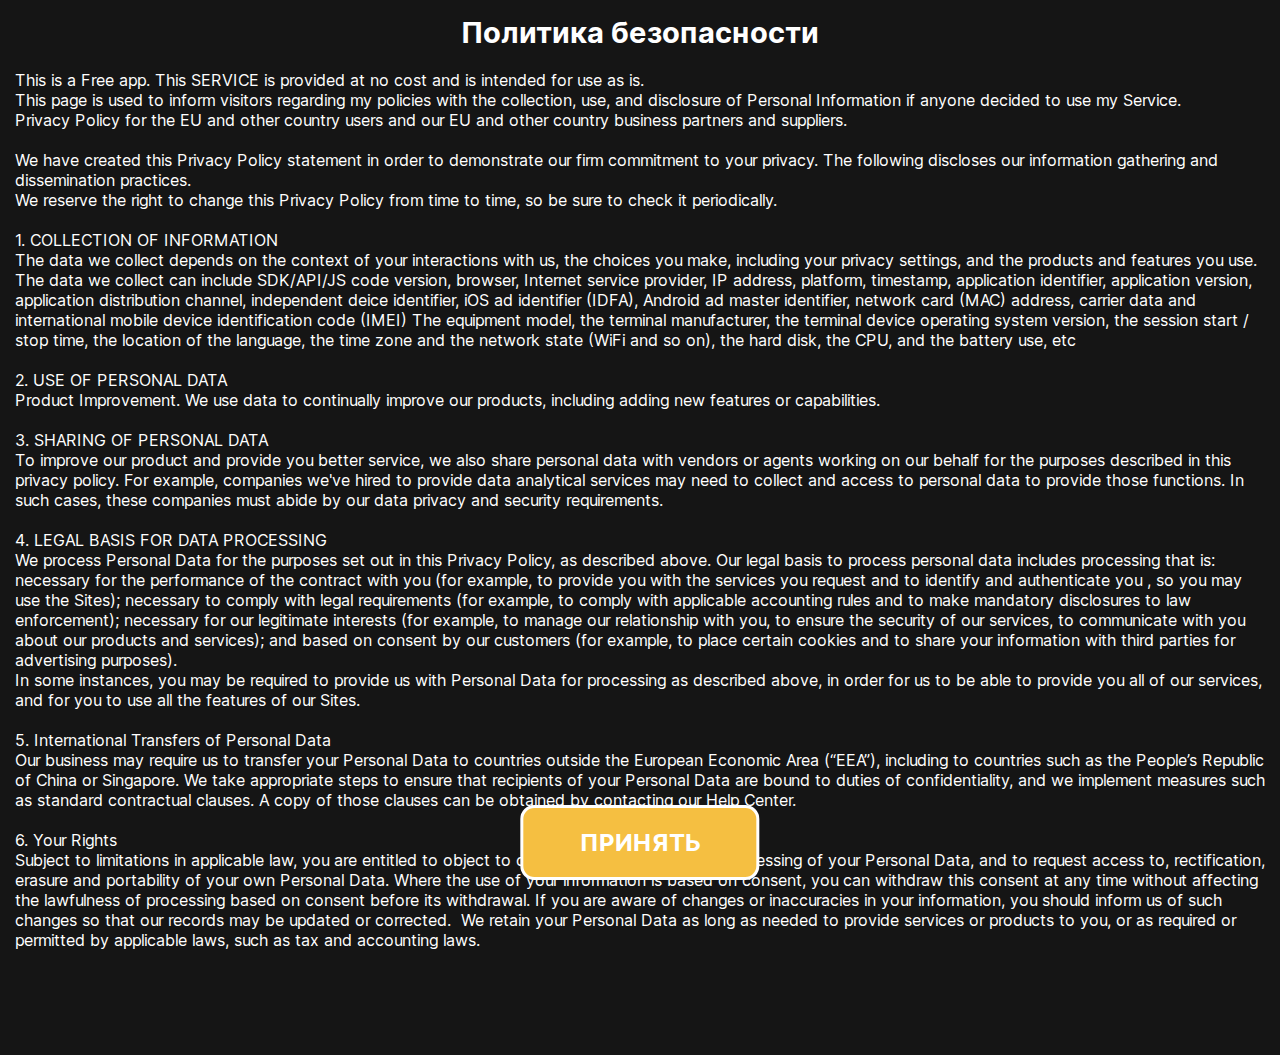
<file: index.html>
<!DOCTYPE html>
<html lang="en">
  <head>
    <meta charset="UTF-8" />
    <meta http-equiv="X-UA-Compatible" content="IE=edge" />
    <meta
      name="viewport"
      content="initial-scale=1.0, width=device-width, viewport-fit=cover" />
    <link rel="stylesheet" href="./styles/common_style.css" />
    <link rel="stylesheet" href="./styles/policy.css" />
    <title>App</title>
  </head>
  <body>
    <div class="wrapper">
      <div class="title">Политика безопасности</div>
      <div class="text">
        This is a Free app. This SERVICE is provided at no cost and is intended
        for use as is.
        <br />This page is used to inform visitors regarding my policies with
        the collection, use, and disclosure of Personal Information if anyone
        decided to use my Service. <br />Privacy Policy for the EU and other
        country users and our EU and other country business partners and
        suppliers.

        <br /><br />We have created this Privacy Policy statement in order to
        demonstrate our firm commitment to your privacy. The following discloses
        our information gathering and dissemination practices. <br />We reserve
        the right to change this Privacy Policy from time to time, so be sure to
        check it periodically.   <br /><br />1. COLLECTION OF INFORMATION
        <br />The data we collect depends on the context of your interactions
        with us, the choices you make, including your privacy settings, and the
        products and features you use. The data we collect can include
        SDK/API/JS code version, browser, Internet service provider, IP address,
        platform, timestamp, application identifier, application version,
        application distribution channel, independent deice identifier, iOS ad
        identifier (IDFA), Android ad master identifier, network card (MAC)
        address, carrier data and international mobile device identification
        code (IMEI) The equipment model, the terminal manufacturer, the terminal
        device operating system version, the session start / stop time, the
        location of the language, the time zone and the network state (WiFi and
        so on), the hard disk, the CPU, and the battery use, etc  
        <br /><br />2. USE OF PERSONAL DATA <br />Product Improvement. We use
        data to continually improve our products, including adding new features
        or capabilities.

        <br /><br />3. SHARING OF PERSONAL DATA <br />To improve our product and
        provide you better service, we also share personal data with vendors or
        agents working on our behalf for the purposes described in this privacy
        policy. For example, companies we've hired to provide data analytical
        services may need to collect and access to personal data to provide
        those functions. In such cases, these companies must abide by our data
        privacy and security requirements.   <br /><br />4. LEGAL BASIS FOR DATA
        PROCESSING <br />We process Personal Data for the purposes set out in
        this Privacy Policy, as described above. Our legal basis to process
        personal data includes processing that is: necessary for the performance
        of the contract with you (for example, to provide you with the services
        you request and to identify and authenticate you , so you may use the
        Sites); necessary to comply with legal requirements (for example, to
        comply with applicable accounting rules and to make mandatory
        disclosures to law enforcement); necessary for our legitimate interests
        (for example, to manage our relationship with you, to ensure the
        security of our services, to communicate with you about our products and
        services); and based on consent by our customers (for example, to place
        certain cookies and to share your information with third parties for
        advertising purposes). <br />In some instances, you may be required to
        provide us with Personal Data for processing as described above, in
        order for us to be able to provide you all of our services, and for you
        to use all the features of our Sites.   <br /><br />5. International
        Transfers of Personal Data <br />Our business may require us to transfer
        your Personal Data to countries outside the European Economic Area
        (“EEA”), including to countries such as the People’s Republic of China
        or Singapore. We take appropriate steps to ensure that recipients of
        your Personal Data are bound to duties of confidentiality, and we
        implement measures such as standard contractual clauses. A copy of those
        clauses can be obtained by contacting our Help Center.   <br /><br />6.
        Your Rights <br />Subject to limitations in applicable law, you are
        entitled to object to or request the restriction of processing of your
        Personal Data, and to request access to, rectification, erasure and
        portability of your own Personal Data. Where the use of your information
        is based on consent, you can withdraw this consent at any time without
        affecting the lawfulness of processing based on consent before its
        withdrawal. If you are aware of changes or inaccuracies in your
        information, you should inform us of such changes so that our records
        may be updated or corrected.  We retain your Personal Data as long as
        needed to provide services or products to you, or as required or
        permitted by applicable laws, such as tax and accounting laws.
      </div>
      <a href="./layouts/main.html" class="btn block">Принять</a>
    </div>
  </body>
</html>
</file>
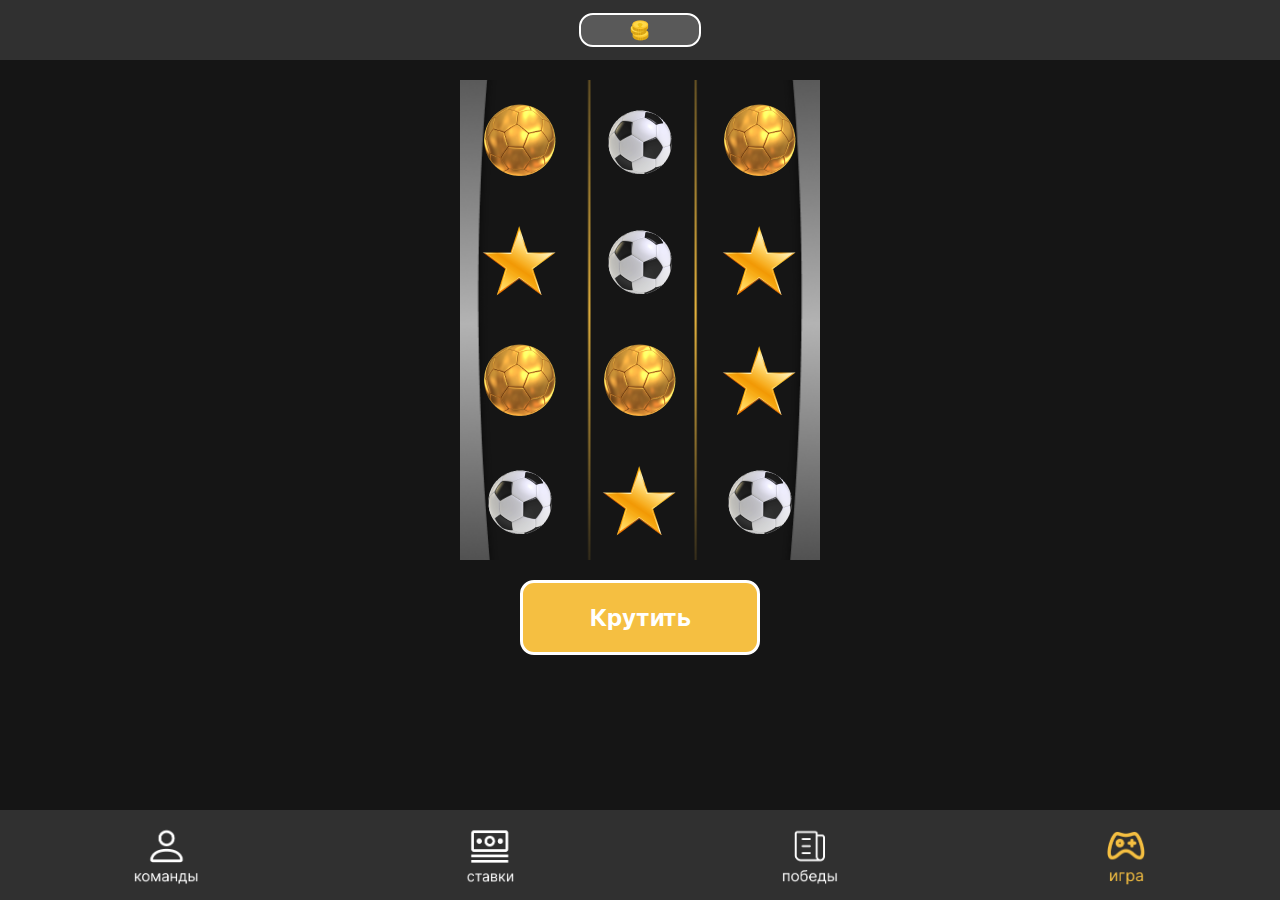
<file: layouts/game1.html>
<!DOCTYPE html>
<html lang="en">
  <head>
    <meta charset="UTF-8" />
    <meta http-equiv="X-UA-Compatible" content="IE=edge" />
    <meta
      name="viewport"
      content="initial-scale=1.0, width=device-width, viewport-fit=cover" />
    <link rel="stylesheet" href="../styles/reset.css" />
    <link rel="stylesheet" href="../styles/common_style.css" />
    <link rel="stylesheet" href="../styles/game1.css" />
    <title>This App</title>
  </head>
  <body>
    <div class="wrapper hidden">
      <div class="header block">
        <div class="balance_cont block">
          <img src="../png/coin2.png" alt="" />
          <div class="balance"></div>
        </div>
      </div>

      <div class="slot_cont_cont block">
        <div class="slot_cont"></div>
      </div>

      <div class="spin btn block">Крутить</div>

      <div class="footer">
        <a href="teams.html" class="footer_link">
          <img src="../png/m1.png" alt="" />
        </a>

        <a href="main.html" class="footer_link">
          <img src="../png/m2.png" alt="" />
        </a>

        <a href="wins.html" class="footer_link">
          <img src="../png/m3.png" alt="" />
        </a>

        <a href="game1.html" class="footer_link">
          <img src="../png/ma4.png" alt="" />
        </a>
      </div>
    </div>

    <script src="../scripts/jQuery.js"></script>
    <script src="../scripts/game1.js"></script>
  </body>
</html>
</file>
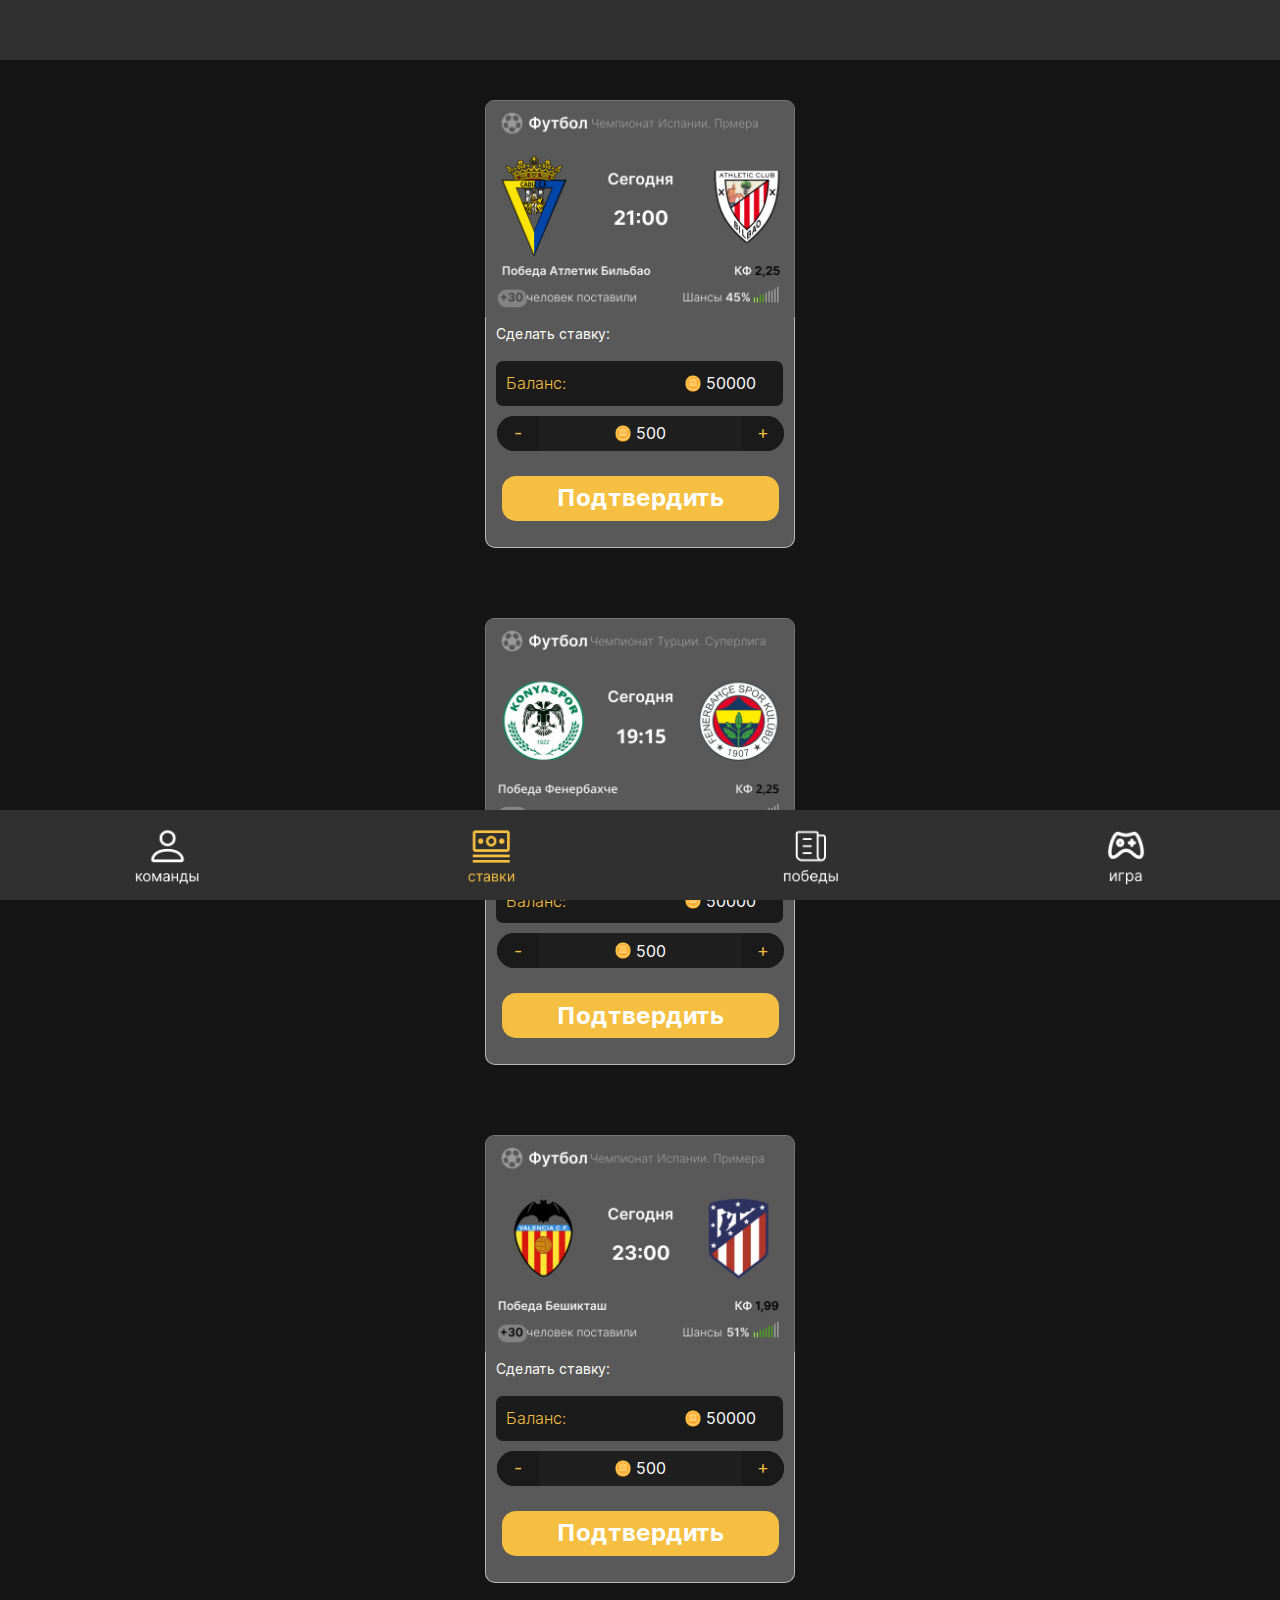
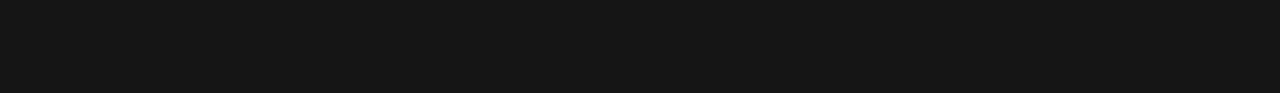
<file: layouts/main.html>
<!DOCTYPE html>
<html lang="en">
  <head>
    <meta charset="UTF-8" />
    <meta http-equiv="X-UA-Compatible" content="IE=edge" />
    <meta
      name="viewport"
      content="initial-scale=1.0, width=device-width, viewport-fit=cover" />
    <link rel="stylesheet" href="../styles/reset.css" />
    <link rel="stylesheet" href="../styles/common_style.css" />
    <link rel="stylesheet" href="../styles/main.css" />
    <title>App</title>
  </head>
  <body>
    <div class="wrapper hidden">
      <div class="header block"></div>

      <div class="bets">
        <div class="bet">
          <img src="../png/bet1.png" alt="" />
          <div class="bet_block">
            <div class="bet_block_title">Сделать ставку:</div>

            <div class="balance_cont">
              <div class="balance_text">Баланс:</div>
              <img src="../png/coin1.png" alt="" />
              <div class="balance"></div>
            </div>

            <div class="bet_amount_cont">
              <div class="minus block">-</div>

              <div class="bet_amount_cont2">
                <img src="../png/coin1.png" alt="" />
                <div class="bet_amount">500</div>
              </div>

              <div class="plus block">+</div>
            </div>

            <div class="btn block spin">Подтвердить</div>
          </div>
        </div>

        <div class="bet">
          <img src="../png/bet2.png" alt="" />
          <div class="bet_block">
            <div class="bet_block_title">Сделать ставку:</div>

            <div class="balance_cont">
              <div class="balance_text">Баланс:</div>
              <img src="../png/coin1.png" alt="" />
              <div class="balance"></div>
            </div>

            <div class="bet_amount_cont">
              <div class="minus block">-</div>

              <div class="bet_amount_cont2">
                <img src="../png/coin1.png" alt="" />
                <div class="bet_amount">500</div>
              </div>

              <div class="plus block">+</div>
            </div>

            <div class="btn block spin">Подтвердить</div>
          </div>
        </div>

        <div class="bet">
          <img src="../png/bet3.png" alt="" />
          <div class="bet_block">
            <div class="bet_block_title">Сделать ставку:</div>

            <div class="balance_cont">
              <div class="balance_text">Баланс:</div>
              <img src="../png/coin1.png" alt="" />
              <div class="balance"></div>
            </div>

            <div class="bet_amount_cont">
              <div class="minus block">-</div>

              <div class="bet_amount_cont2">
                <img src="../png/coin1.png" alt="" />
                <div class="bet_amount">500</div>
              </div>

              <div class="plus block">+</div>
            </div>

            <div class="btn block spin">Подтвердить</div>
          </div>
        </div>
      </div>

      <div class="footer">
        <a href="teams.html" class="footer_link">
          <img src="../png/m1.png" alt="" />
        </a>

        <a href="main.html" class="footer_link">
          <img src="../png/ma2.png" alt="" />
        </a>

        <a href="wins.html" class="footer_link">
          <img src="../png/m3.png" alt="" />
        </a>

        <a href="game1.html" class="footer_link">
          <img src="../png/m4.png" alt="" />
        </a>
      </div>
    </div>

    <script src="../scripts/jQuery.js"></script>
    <script src="../scripts/main.js"></script>
  </body>
</html>
</file>
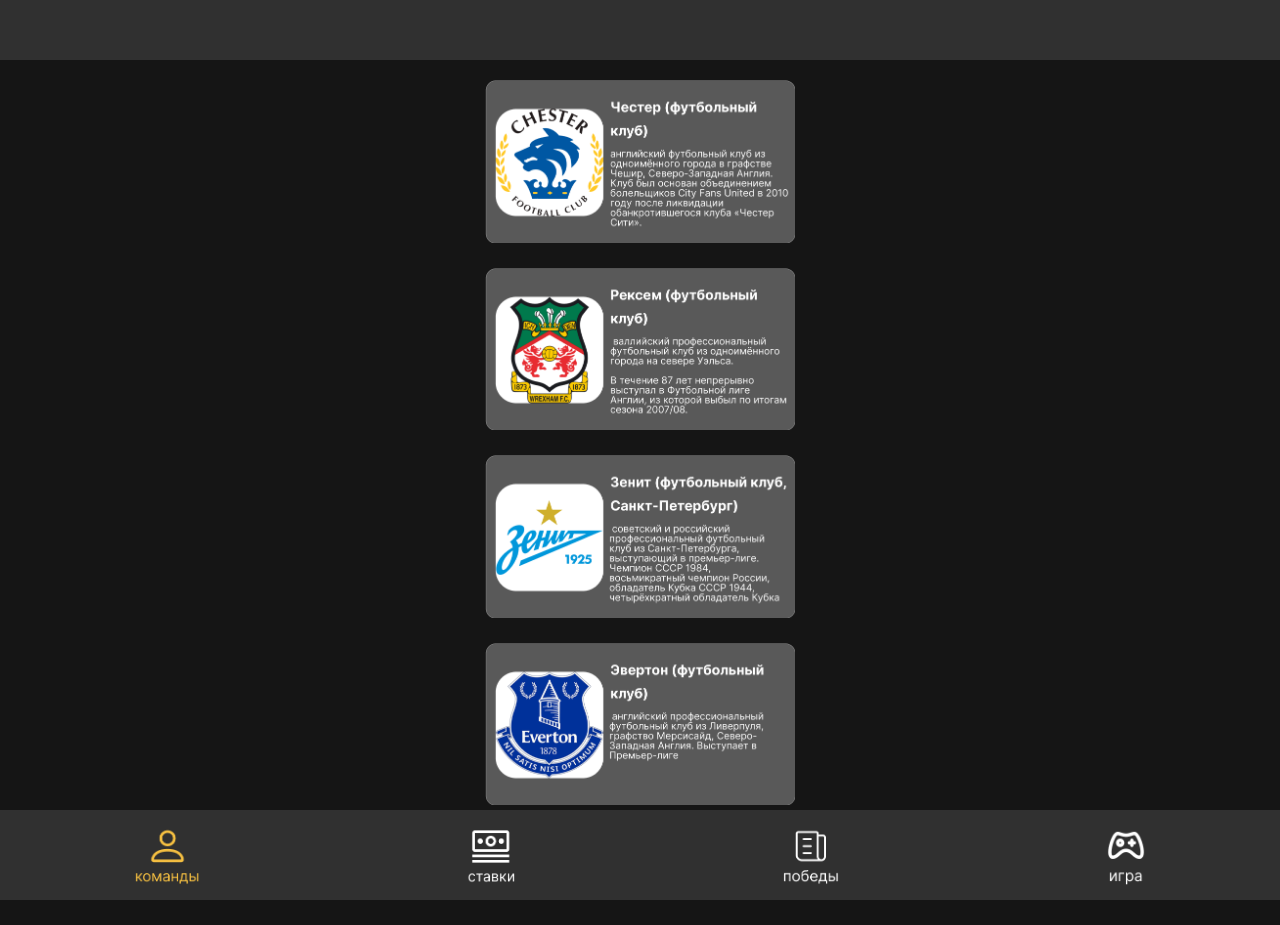
<file: layouts/teams.html>
<!DOCTYPE html>
<html lang="en">
  <head>
    <meta charset="UTF-8" />
    <meta http-equiv="X-UA-Compatible" content="IE=edge" />
    <meta name="viewport" content="width=device-width, initial-scale=1.0" />
    <link rel="stylesheet" href="../styles/reset.css" />
    <link rel="stylesheet" href="../styles/common_style.css" />
    <title>App</title>
  </head>
  <body>
    <div class="wrapper">
      <div class="header"></div>

      <div class="teams">
        <img src="../png/t1.png" alt="" />
        <img src="../png/t2.png" alt="" />
        <img src="../png/t3.png" alt="" />
        <img src="../png/t4.png" alt="" />
      </div>

      <div class="footer">
        <a href="teams.html" class="footer_link">
          <img src="../png/ma1.png" alt="" />
        </a>

        <a href="main.html" class="footer_link">
          <img src="../png/m2.png" alt="" />
        </a>

        <a href="wins.html" class="footer_link">
          <img src="../png/m3.png" alt="" />
        </a>

        <a href="game1.html" class="footer_link">
          <img src="../png/m4.png" alt="" />
        </a>
      </div>
    </div>

    <style>
      .teams {
        display: flex;
        flex-direction: column;
        align-items: center;
        gap: 25px;

        margin: 20px auto 120px;
      }

      .teams img {
        width: 310px;
      }
    </style>
  </body>
</html>
</file>
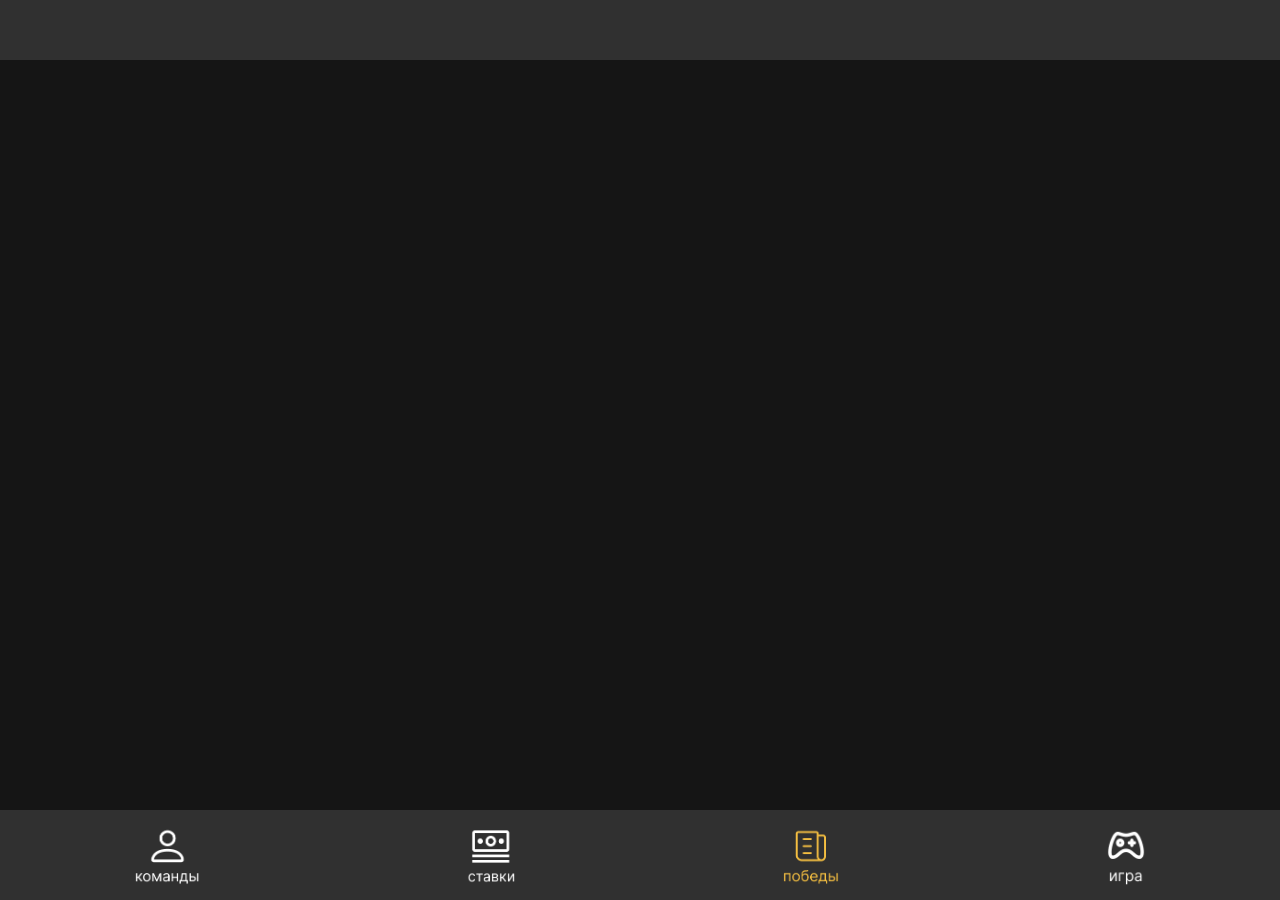
<file: layouts/wins.html>
<!DOCTYPE html>
<html lang="en">
  <head>
    <meta charset="UTF-8" />
    <meta http-equiv="X-UA-Compatible" content="IE=edge" />
    <meta name="viewport" content="width=device-width, initial-scale=1.0" />
    <link rel="stylesheet" href="../styles/reset.css" />
    <link rel="stylesheet" href="../styles/common_style.css" />
    <link rel="stylesheet" href="../styles/wins.css" />
    <title>Document</title>
  </head>
  <body>
    <div class="wrapper">
      <div class="header"></div>

      <div class="wins"></div>

      <div class="congr btn hidden block">
        Поздравляем!<br />
        вы выиграли!
      </div>

      <div class="footer">
        <a href="teams.html" class="footer_link">
          <img src="../png/m1.png" alt="" />
        </a>

        <a href="main.html" class="footer_link">
          <img src="../png/m2.png" alt="" />
        </a>

        <a href="wins.html" class="footer_link">
          <img src="../png/ma3.png" alt="" />
        </a>

        <a href="game1.html" class="footer_link">
          <img src="../png/m4.png" alt="" />
        </a>
      </div>
    </div>

    <script src="../scripts/jQuery.js"></script>
    <script src="../scripts/wins.js"></script>
  </body>
</html>
</file>
<file: styles/common_style.css>
@font-face {
  font-family: "Inter";
  src: url("../fonts/Inter-V.ttf");
}

body {
  background: rgba(21, 21, 21, 1);

  font-family: "Inter";
  font-style: normal;
  color: #fff;
  text-align: center;

  margin: 0;
  padding: 0;
}

.wrapper {
  min-height: 100vh;
  position: relative;
  overflow: hidden;
}

* {
  -webkit-tap-highlight-color: transparent;
}

a {
  text-decoration: none;
  color: #fff;
}

.hidden {
  opacity: 0;
  pointer-events: none;
}

.none {
  display: none !important;
}

.block {
  display: flex;
  align-items: center;
  justify-content: center;
}

.btn {
  width: 233.377px;
  height: 69.43px;

  font-size: 24px;
  font-weight: 700;

  border-radius: 14px;
  border: 3px solid #fff;
  background: #f5bf41;
}

.back {
  width: 67.569px;
  height: 77.387px;

  background: url(../png/back.png) center/100% 100%;
}

.header {
  height: 60px;
  background: #303030;
}

.footer {
  position: fixed;
  bottom: 0;
  left: 0;

  width: 100%;
  height: 90px;

  display: flex;
  align-items: center;
  justify-content: space-around;

  background: #303030;
}

.footer_link {
  height: 60px;
}

.footer_link img {
  max-width: 100%;
  max-height: 100%;
}

.teams {
  display: flex;
  flex-direction: column;
  align-items: center;
  gap: 25px;

  margin: 20px auto 80px;
}

.teams img {
  width: 310px;
}
</file>
<file: styles/policy.css>
.wrapper {
  min-height: auto;
  height: auto;
  padding: 15px;
}

.title {
  font-size: 29px;
  font-weight: 700;
  text-align: center;
  margin-bottom: 20px;
}

.text {
  width: calc(100%);
  margin-top: 10px;
  margin-bottom: 90px;

  font-weight: 400;
  text-align: left;
}

.btn {
  position: fixed;
  bottom: 20px;
  left: 50%;
  transform: translateX(-50%);

  color: #fff;
  font-size: 24px;
  font-weight: 700;
  text-transform: uppercase;
}
</file>
<file: styles/game1.css>
.spin {
  margin: 20px auto auto;
}

.slot_cont_cont {
  width: 360.01px;
  height: 480px;

  background: url(../png/slot_bg.png) center/370px 800px;
  margin: 20px auto;
}

.slot_cont {
  width: 100%;
  height: 100%;

  display: flex;
  justify-content: space-around;

  overflow: hidden;
}

.slot_col {
  position: relative;

  width: 33%;
  height: 25%;
}

.inner_slot_col {
  position: absolute;
  top: 0;

  width: 100%;
  height: 100%;

  transition: top 4s ease;
}

.slot {
  width: 100%;
  height: 100%;
}

.slot img {
  max-width: 90%;
  max-height: 90%;
}

.balance_cont {
  width: 117.329px;
  height: 30.908px;

  border-radius: 14px;
  border: 2px solid #fff;
  background: #595959;
}

@media screen and (max-height: 750px) {
  .slot_cont_cont {
    height: 420px;
  }
}

@media screen and (max-height: 710px) {
  .slot_cont_cont {
    height: 360px;
  }
}
</file>
<file: styles/main.css>
.wrapper {
  overflow: hidden;
}

.bets {
  width: 316px;
  margin: 20px auto 80px;

  display: flex;
  flex-wrap: wrap;
  justify-content: space-between;
  gap: 20px 0;
}

.bet {
  width: 310px;
  margin: 20px auto;
}

.bet img {
  width: 100%;
}

.bet_block {
  position: relative;
  top: -10px;
  width: 100%;

  padding: 10px 10px 26px;
  border-radius: 0px 0px 10px 10px;
  box-sizing: border-box;

  background: #595959;
  border-left: 0.3px solid #b8b8b8;
  border-right: 0.3px solid #b8b8b8;
  border-bottom: 0.3px solid #b8b8b8;
}

.bet_block_title {
  text-align: left;
  font-size: 14px;
}

.balance_cont {
  width: 267px;
  height: 25px;

  display: flex;
  align-items: center;

  margin-top: 20px;
  border-radius: 7px;
  background: #1b1b1b;
  padding: 10px;
}

.balance_text {
  color: #f5bf41;
  font-size: 16px;
  font-weight: 300;
  line-height: 24px;
}

.balance_cont img {
  margin-left: 120px;
  margin-right: 5px;
  width: 16px;
}

.bet_amount_cont {
  width: 287px;
  height: 35px;

  background: #1f1f1f;
  border-radius: 50px;
  margin: 10px auto auto;

  display: flex;
  align-items: center;
  justify-content: space-between;
}

.plus {
  border-radius: 0 50px 50px 0;
  background: #1a1a1a;

  width: 42px;
  height: 35px;

  font-size: 18px;
  color: #f5bf41;
}

.minus {
  border-radius: 50px 0 0 50px;
  background: #1a1a1a;

  width: 42px;
  height: 35px;

  font-size: 18px;
  color: #f5bf41;
}

.bet_amount_cont img {
  width: 16px;
  margin-right: 5px;
}

.bet_amount_cont2 {
  display: flex;
  align-items: center;
}

.spin {
  width: 277px;
  height: 45px;

  margin: 25px auto auto;
  border: unset;
}
</file>
<file: styles/wins.css>
.congr {
  width: 297px;
  height: 81.794px;

  margin: 20px auto 80px;
}

.wins {
  display: flex;
  flex-direction: column;
  align-items: center;
  gap: 25px;

  margin: 20px auto auto;
}

.win {
  position: relative;
}

.win img {
  width: 310px;
}

.win_text {
  position: absolute;
  bottom: 20px;

  width: 100%;
  text-align: center;

  font-size: 22px;
  font-weight: 600;
  line-height: 24px;
}
</file>
